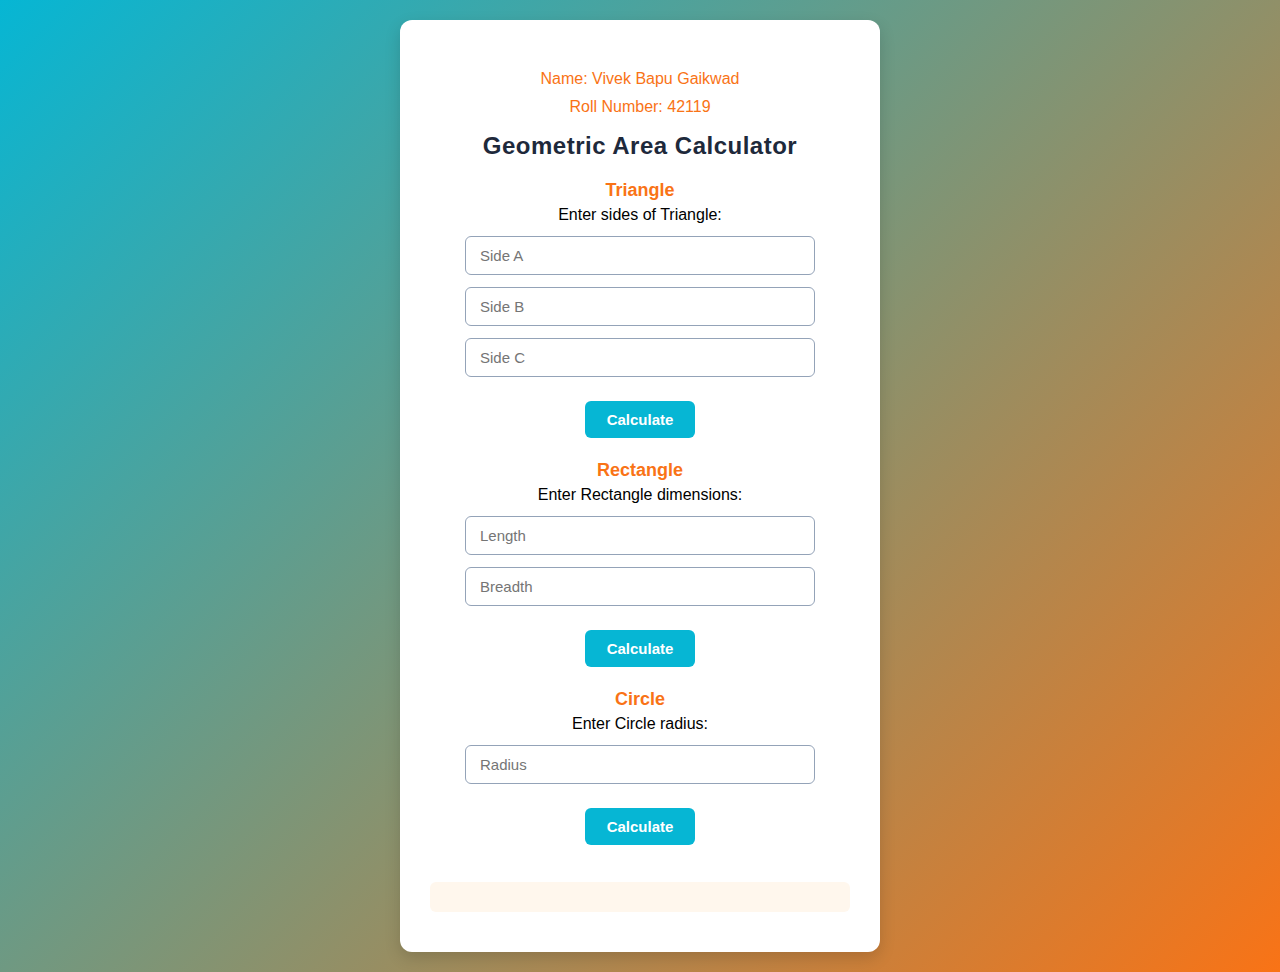
<file: Area Calculator/index.html>
<!DOCTYPE html>
<html lang="en">
<head>
  <meta charset="UTF-8">
  <meta name="viewport" content="width=device-width, initial-scale=1.0">
  <title>Area Calculator using JavaScript</title>
  <link rel="stylesheet" href="style.css">
</head>
<body>
  <div class="container">
    <div class="info">
      <h3>Name: Vivek Bapu Gaikwad</h3>
      <h3>Roll Number: 42119</h3>
    </div>
    <h1>Geometric Area Calculator</h1>

    <div class="shape-box">
      <h2>Triangle</h2>
      <label>Enter sides of Triangle:</label>
      <input type="number" id="sideA" placeholder="Side A">
      <input type="number" id="sideB" placeholder="Side B">
      <input type="number" id="sideC" placeholder="Side C">
      <button onclick="calculateTriangleArea()">Calculate</button>
    </div>

    <div class="shape-box">
      <h2>Rectangle</h2>
      <label>Enter Rectangle dimensions:</label>
      <input type="number" id="rectLength" placeholder="Length">
      <input type="number" id="rectBreadth" placeholder="Breadth">
      <button onclick="calculateRectangleArea()">Calculate</button>
    </div>

    <div class="shape-box">
      <h2>Circle</h2>
      <label>Enter Circle radius:</label>
      <input type="number" id="circleRadius" placeholder="Radius">
      <button onclick="calculateCircleArea()">Calculate</button>
    </div>

    <div id="result"></div>
  </div>
  <script src="script.js"></script>
</body>
</html>
</file>
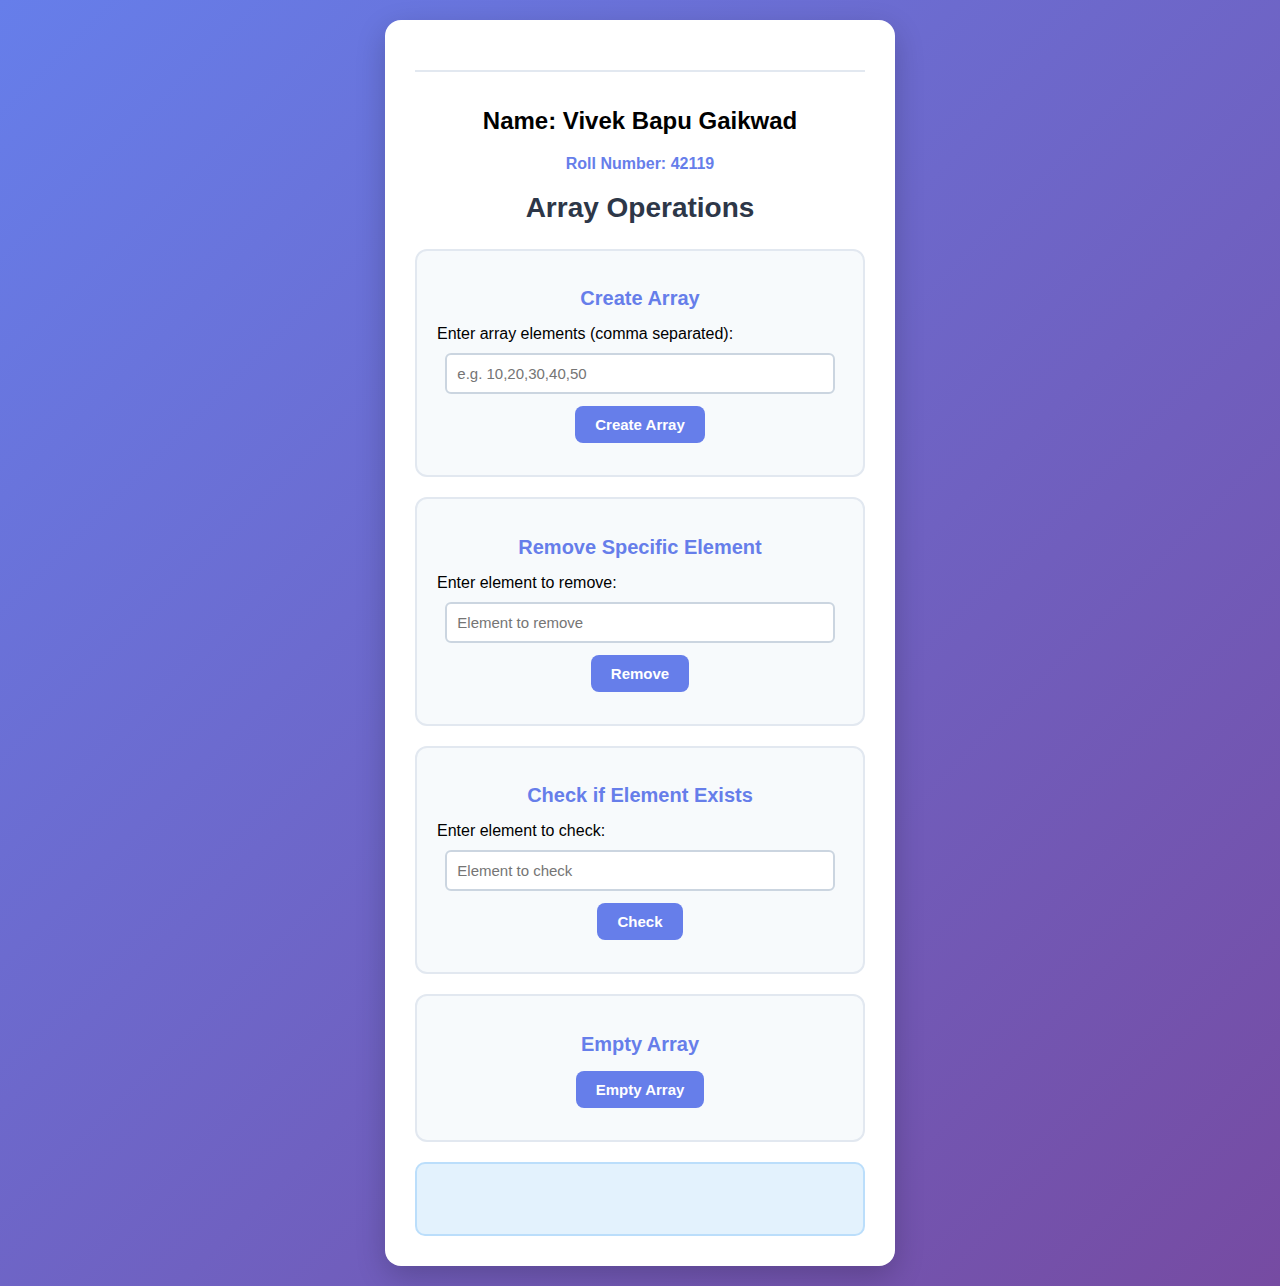
<file: Array Operations/index.html>
<!DOCTYPE html>
<html lang="en">
<head>
  <meta charset="UTF-8">
  <meta name="viewport" content="width=device-width, initial-scale=1.0">
  <title>Array Operations using JavaScript</title>
  <link rel="stylesheet" href="style.css">
</head>
<body>
  <div class="container">
    <div class="info">
      <h2>Name: Vivek Bapu Gaikwad</h2>
      <h3>Roll Number: 42119</h3>
    <h1>Array Operations</h1>

    <div class="shape-box">
      <h2>Create Array</h2>
      <label>Enter array elements (comma separated):</label>
      <input type="text" id="arrayInput" placeholder="e.g. 10,20,30,40,50">
      <button onclick="createArray()">Create Array</button>
    </div>

    <div class="shape-box">
      <h2>Remove Specific Element</h2>
      <label>Enter element to remove:</label>
      <input type="text" id="removeElement" placeholder="Element to remove">
      <button onclick="removeElement()">Remove</button>
    </div>

    <div class="shape-box">
      <h2>Check if Element Exists</h2>
      <label>Enter element to check:</label>
      <input type="text" id="checkElement" placeholder="Element to check">
      <button onclick="checkElement()">Check</button>
    </div>

    <div class="shape-box">
      <h2>Empty Array</h2>
      <button onclick="emptyArray()">Empty Array</button>
    </div>

    <div id="result"></div>

  </div>

  <script src="script.js"></script>
</body>
</html>
</file>
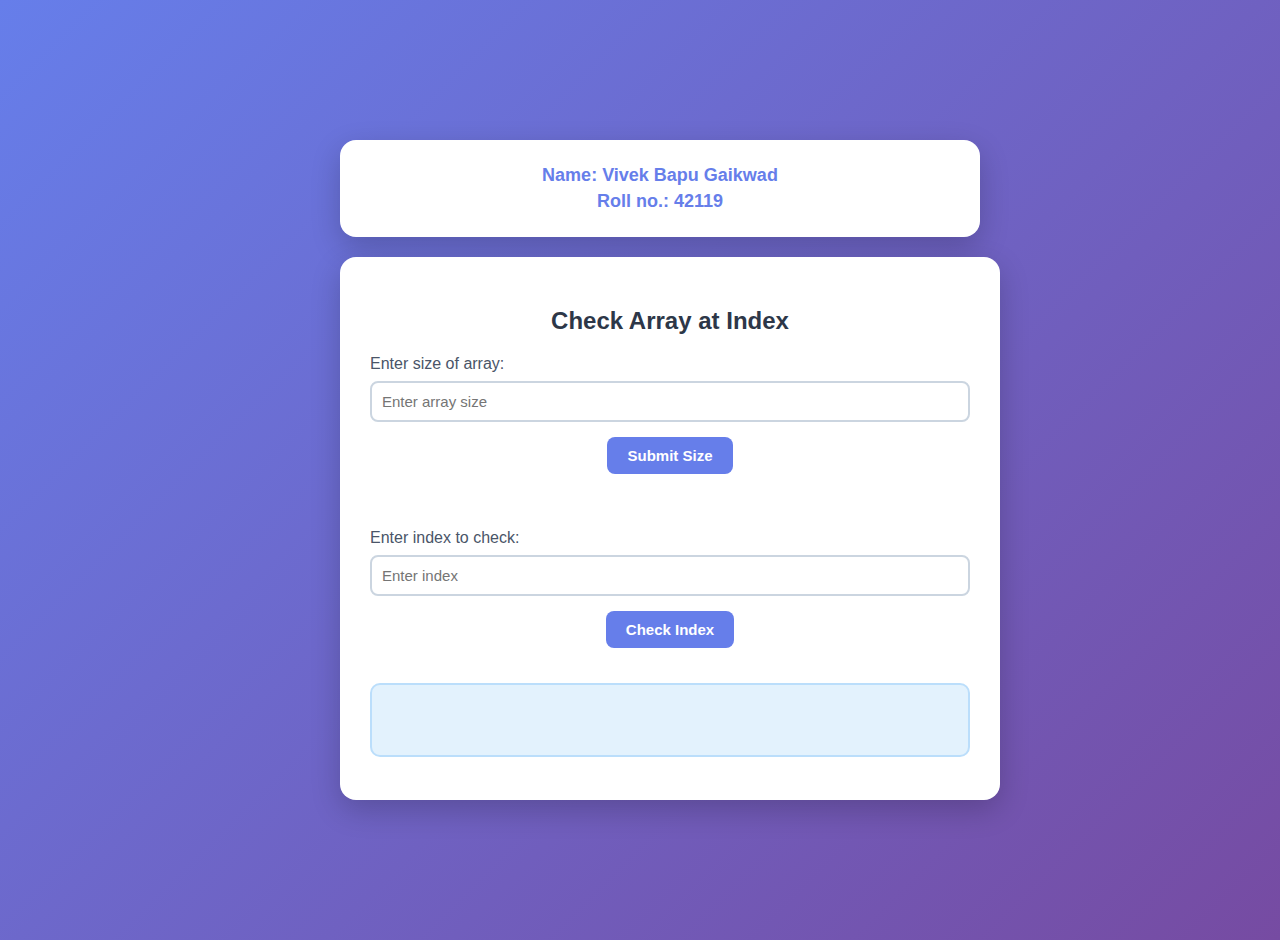
<file: Check Array at Index/index.html>
<!DOCTYPE html>
<html lang="en">
<head>
    <meta charset="UTF-8">
    <meta name="viewport" content="width=device-width, initial-scale=1.0">
    <title>Check Array at Index</title>
     <link rel="stylesheet" href="style.css">
</head>
<body>
    <div style="max-width: 600px; width: 100%;">
        <div class="user-info">
            <h2>Name: Vivek Bapu Gaikwad</h2>
            <h2>Roll no.: 42119</h2>
        </div>
        
        <div class="container">
            <h2>Check Array at Index</h2>
            
            <label>Enter size of array:</label>
            <input type="number" id="arraySize" min="1" placeholder="Enter array size">
            <button onclick="createInputs()">Submit Size</button>
            
            <div id="elementsInputs"></div>
            
            <button id="checkArrayBtn" style="display:none;" onclick="checkArray()">Check Array</button>
            
            <label>Enter index to check:</label>
            <input type="number" id="checkIndex" min="0" placeholder="Enter index">
            <button onclick="checkIndex()">Check Index</button>
            
            <pre id="result"></pre>
        </div>
    </div>

    <script src="script.js"></script>
</body>
</html>
</file>
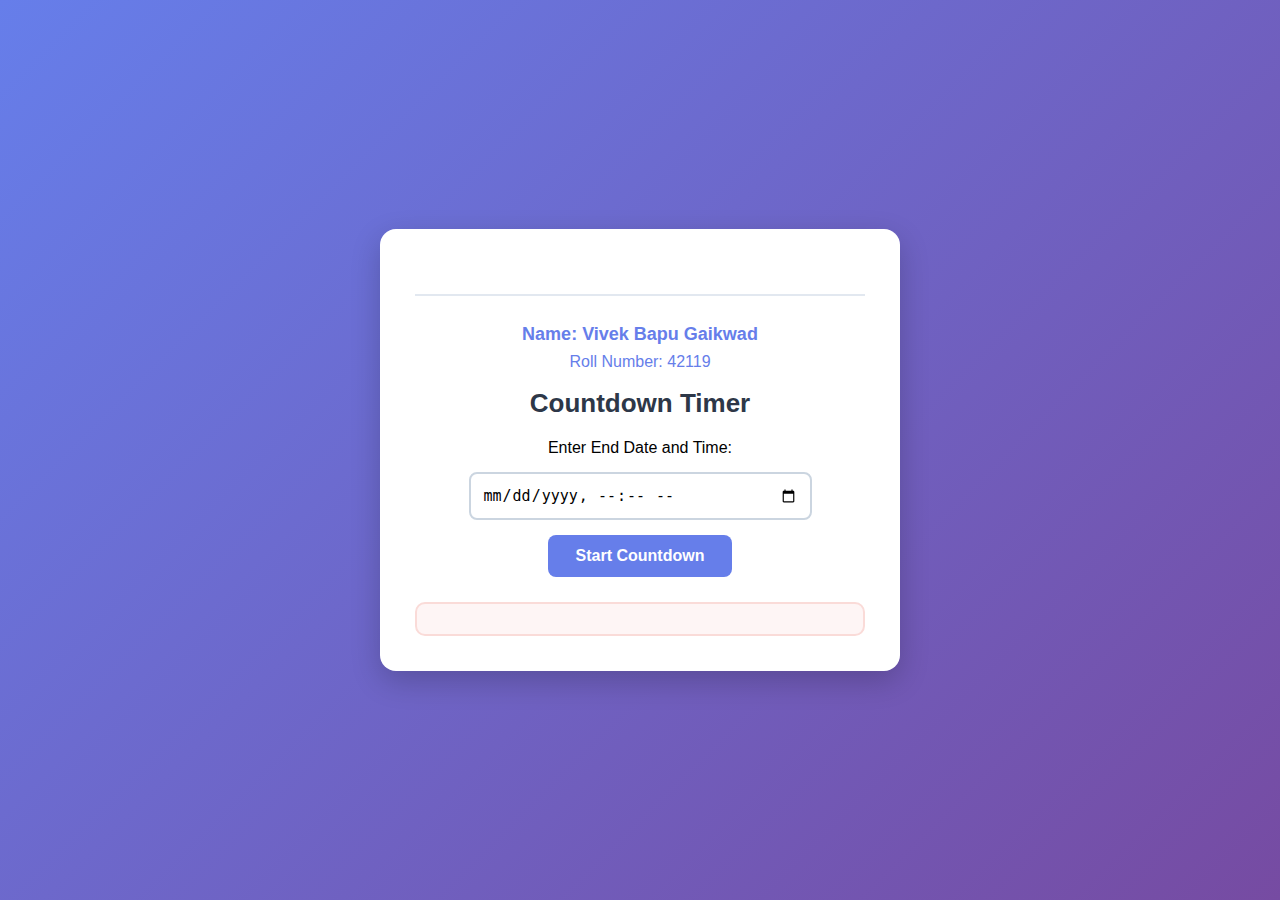
<file: Countdown Timer/index.html>
<!DOCTYPE html>
<html lang="en">
<head>
  <meta charset="UTF-8">
  <meta name="viewport" content="width=device-width, initial-scale=1.0">
  <title>Countdown Timer</title>
  <link rel="stylesheet" href="style.css">
</head>
<body>
  <div class="container">
    <div class="info">
      <h2>Name: Vivek Bapu Gaikwad</h2>
      <h3>Roll Number: 42119</h3>
    </div>
    <h1>Countdown Timer</h1>
    <label for="endDate">Enter End Date and Time:</label>
    <input type="datetime-local" id="endDate">
    <button onclick="startCountdown()">Start Countdown</button>
    <div id="countdown"></div>
  </div>
  <script src="script.js"></script>
</body>
</html>
</file>
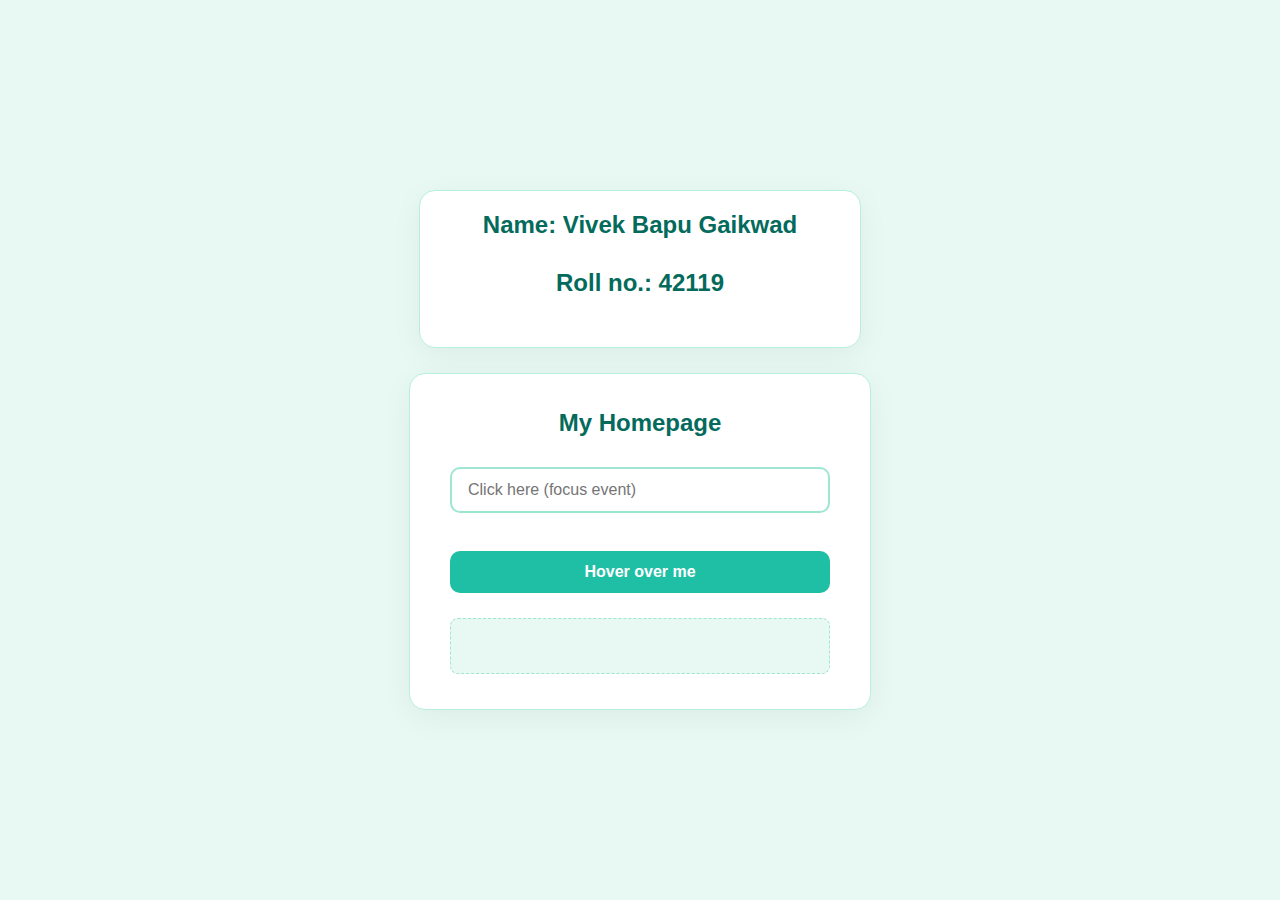
<file: Event Sample focus blur event/index.html>
<!DOCTYPE html>
<html lang="en">
<head>
  <meta charset="UTF-8">
  <title>Homepage - Event Example</title>
  <link rel="stylesheet" href="style.css">
</head>
<body>
  <div class="user-info">
    <h2>Name: Vivek Bapu Gaikwad</h2>
    <h2>Roll no.: 42119</h2>
  </div>
  <div class="container">
    <h2>My Homepage</h2>

    <input 
      type="text" 
      id="nameInput" 
      placeholder="Click here (focus event)" 
      onfocus="changeBgFocus()" 
      onblur="resetBg()"
    >
    <br><br>
    <button onmouseover="changeBgHover()" onmouseout="resetBg()">Hover over me</button>

    <div id="result"></div>
  </div>

  <script src="script.js"></script>
</body>
</html>
</file>
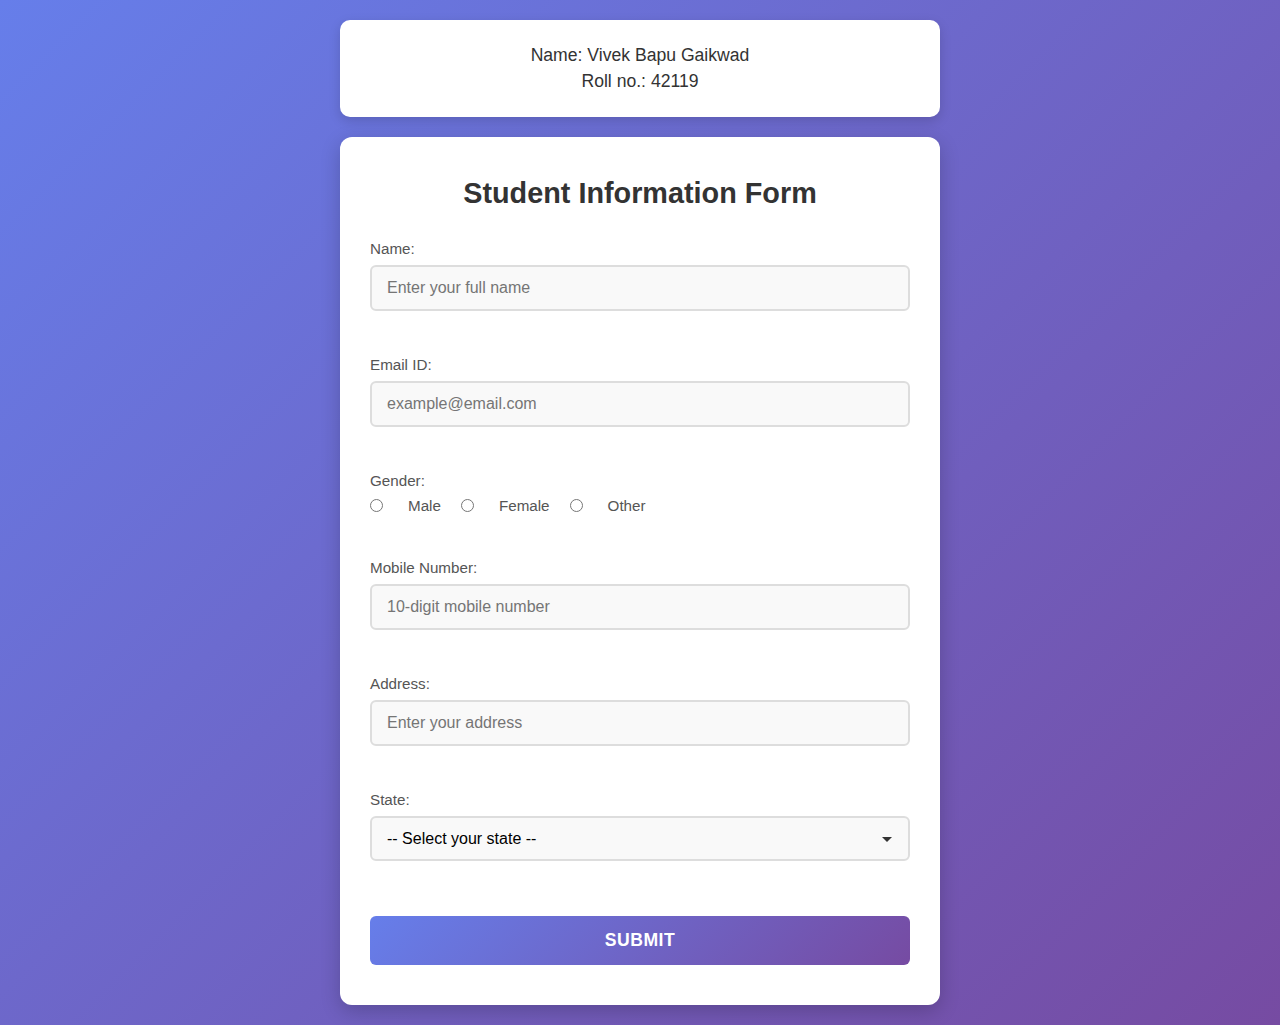
<file: Form/index.html>
<!DOCTYPE html>
<html lang="en">
<head>
    <meta charset="UTF-8">
    <meta name="viewport" content="width=device-width, initial-scale=1.0">
    <title>Student Information Form</title>
    <link rel="stylesheet" href="style.css">
</head>
<body>
    <div class="user-info">
        <h2>Name: Vivek Bapu Gaikwad</h2>
        <h2>Roll no.: 42119</h2>
    </div>
    
    <div class="container">
        <form id="studentForm" novalidate>
            <h1>Student Information Form</h1>
            
            <div class="form-group">
                <label for="name">Name:</label>
                <input type="text" id="name" name="name" placeholder="Enter your full name">
                <div class="error-message" id="nameError"></div>
            </div>
            
            <div class="form-group">
                <label for="email">Email ID:</label>
                <input type="email" id="email" name="email" placeholder="example@email.com">
                <div class="error-message" id="emailError"></div>
            </div>
            
            <div class="form-group">
                <label>Gender:</label>
                <div class="radio-group">
                    <input type="radio" id="male" name="gender" value="Male">
                    <label for="male">Male</label>
                    <input type="radio" id="female" name="gender" value="Female">
                    <label for="female">Female</label>
                    <input type="radio" id="other" name="gender" value="Other">
                    <label for="other">Other</label>
                </div>
                <div class="error-message" id="genderError"></div>
            </div>
            
            <div class="form-group">
                <label for="mobile">Mobile Number:</label>
                <input type="text" id="mobile" name="mobile" placeholder="10-digit mobile number">
                <div class="error-message" id="mobileError"></div>
            </div>
            
            <div class="form-group">
                <label for="address">Address:</label>
                <input type="text" id="address" name="address" placeholder="Enter your address">
                <div class="error-message" id="addressError"></div>
            </div>
            
            <div class="form-group">
                <label for="state">State:</label>
                <select id="state" name="state">
                    <option value="" selected disabled>-- Select your state --</option>
                    <option value="Goa">Goa</option>
                    <option value="Gujarat">Gujarat</option>
                    <option value="Karnataka">Karnataka</option>
                    <option value="Maharashtra">Maharashtra</option>
                    <option value="Rajasthan">Rajasthan</option>
                </select>
                <div class="error-message" id="stateError"></div>
            </div>
            
            <button type="submit">Submit</button>
        </form>
    </div>
    
    <script src="script.js"></script>
</body>
</html>
</file>
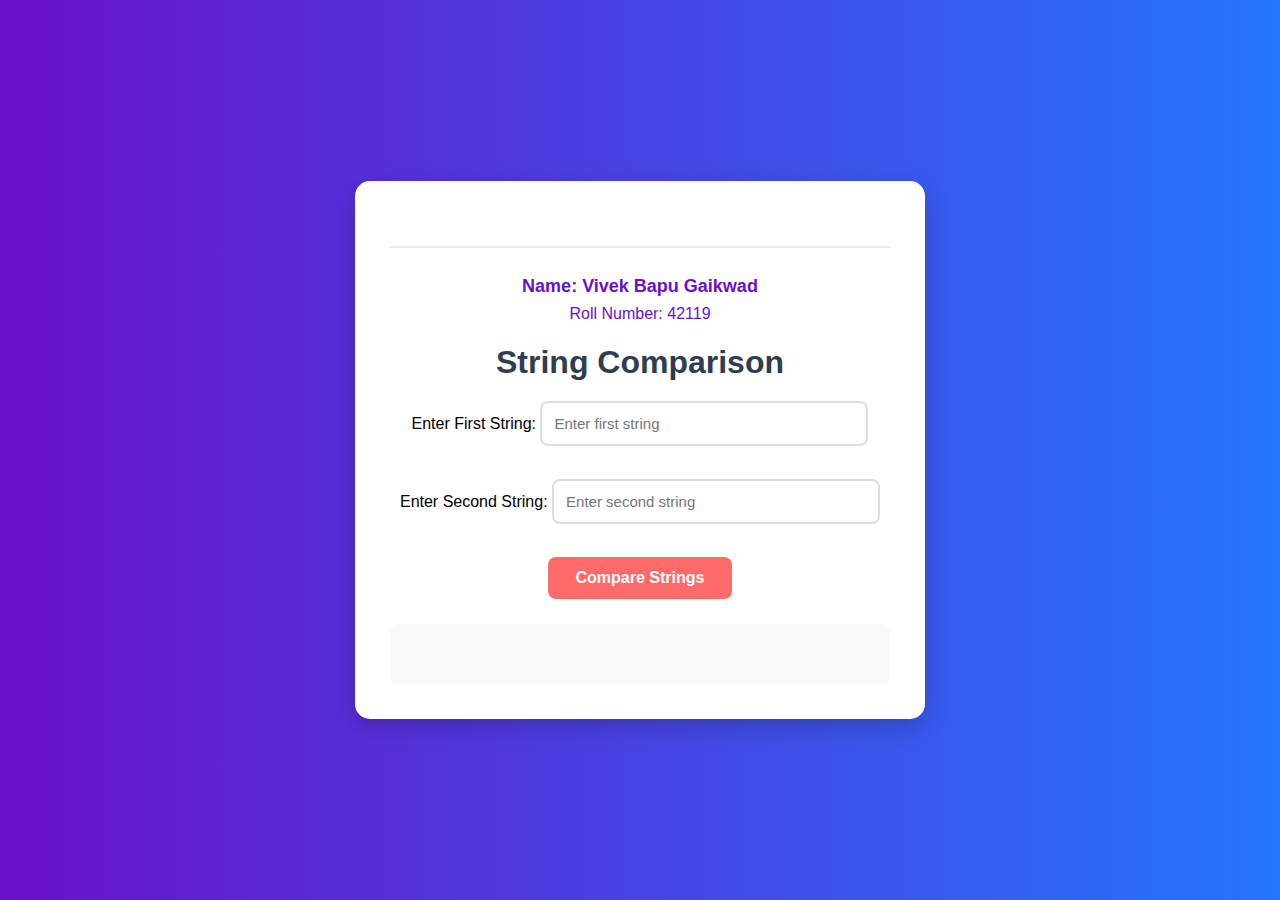
<file: String Comparision/index.html>
<!DOCTYPE html>
<html lang="en">
<head>
  <meta charset="UTF-8">
  <meta name="viewport" content="width=device-width, initial-scale=1.0">
  <title>String Comparison</title>
  <link rel="stylesheet" href="style.css">
</head>
<body>
  <div class="container">
    <div class="info">
      <h2>Name: Vivek Bapu Gaikwad</h2>
      <h3>Roll Number: 42119</h3>
    </div>
    <h1>String Comparison</h1>
    <label for="string1">Enter First String: </label>
    <input type="text" id="string1" placeholder="Enter first string"><br><br>
    <label for="string2">Enter Second String: </label>
    <input type="text" id="string2" placeholder="Enter second string"><br><br>
    <button onclick="compareStrings()">Compare Strings</button>
    <div id="comparisonResults"></div>
    
  </div>
  <script src="script.js"></script>
</body>
</html>
</file>
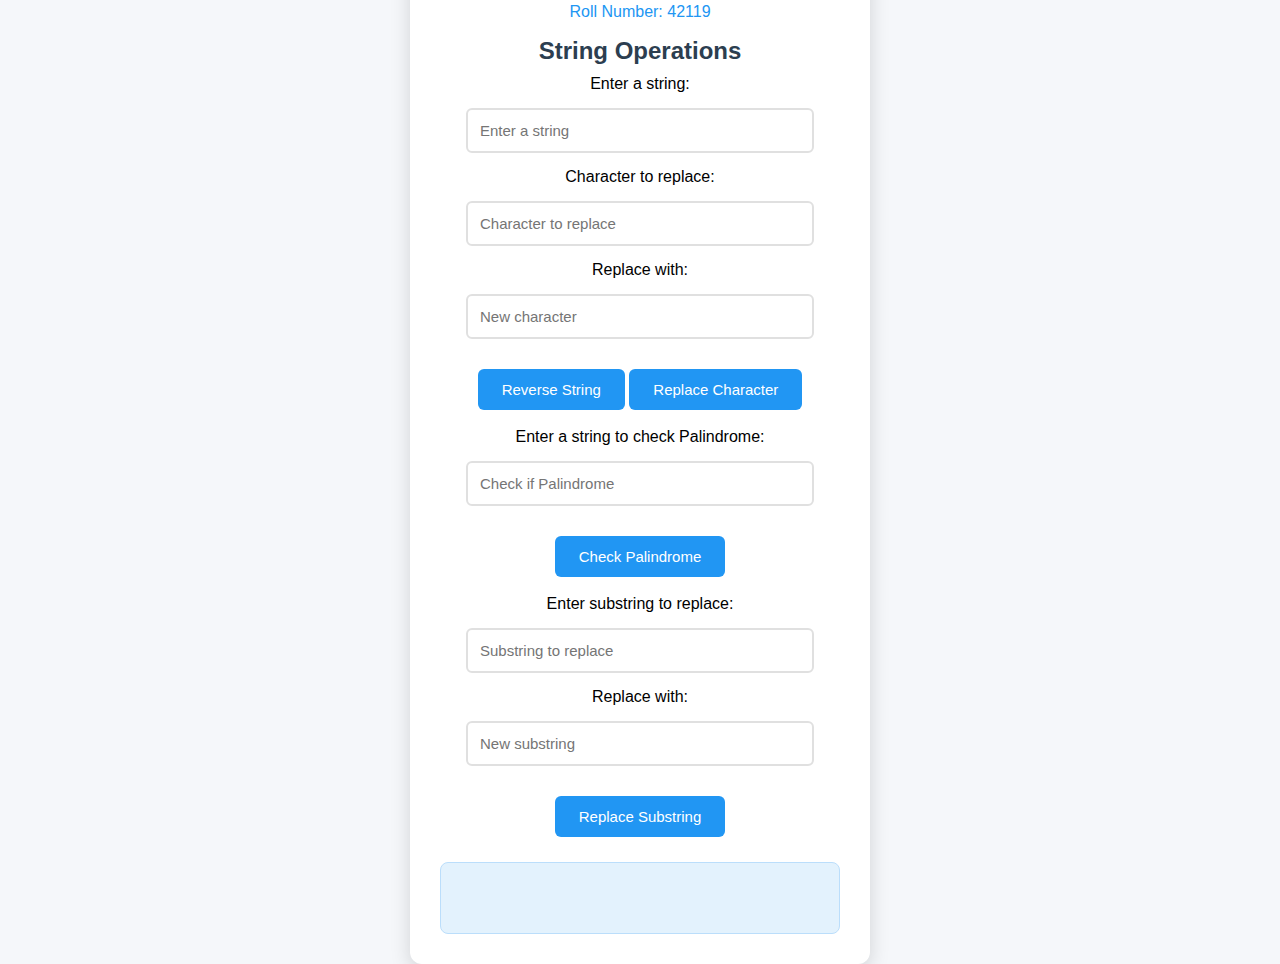
<file: String Operation/index.html>
<!DOCTYPE html>
<html lang="en">
<head>
  <meta charset="UTF-8">
  <meta name="viewport" content="width=device-width, initial-scale=1.0">
  <title>String Operations</title>
  <link rel="stylesheet" href="style.css">
</head>
<body>
  <div class="container">
     <div class="info">
      <h2>Name: Vivek Bapu Gaikwad</h2>
      <h3>Roll Number: 42119</h3>
    </div>
    <h1>String Operations</h1>

    <label for="stringInput">Enter a string:</label>
    <input type="text" id="stringInput" placeholder="Enter a string">

    <label for="replaceChar">Character to replace:</label>
    <input type="text" id="replaceChar" placeholder="Character to replace">

    <label for="replaceWith">Replace with:</label>
    <input type="text" id="replaceWith" placeholder="New character">

    <button onclick="reverseString()">Reverse String</button>
    <button onclick="replaceCharacter()">Replace Character</button>

    <br><br>
    <label for="palindromeInput">Enter a string to check Palindrome:</label>
    <input type="text" id="palindromeInput" placeholder="Check if Palindrome">
    <button onclick="checkPalindrome()">Check Palindrome</button>

    <br><br>
    <label for="substringInput">Enter substring to replace:</label>
    <input type="text" id="substringInput" placeholder="Substring to replace">

    <label for="replaceWithSubstring">Replace with:</label>
    <input type="text" id="replaceWithSubstring" placeholder="New substring">

    <button onclick="replaceSubstring()">Replace Substring</button>

    <div id="resultOutput"></div>

   
  </div>

  <script src="script.js"></script>
</body>
</html>
</file>
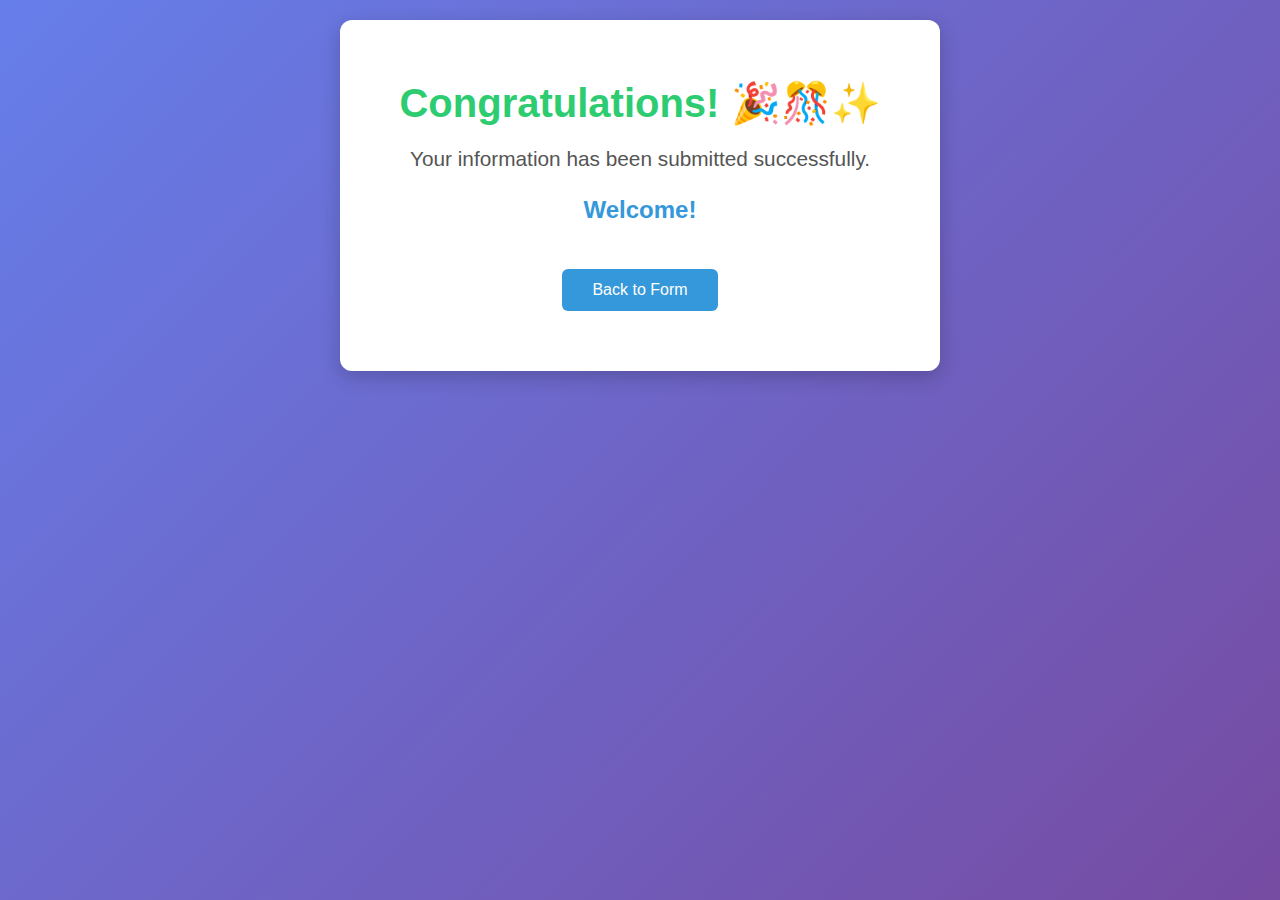
<file: Form/welcome.html>
<!DOCTYPE html>
<html lang="en">
<head>
    <meta charset="UTF-8">
    <meta name="viewport" content="width=device-width, initial-scale=1.0">
    <title>Welcome!</title>
    <link rel="stylesheet" href="style.css">
    <style>
        .welcome-container {
            text-align: center;
            padding: 60px 40px;
        }
        .welcome-container h1 {
            color: #2ecc71;
            font-size: 2.5rem;
            margin-bottom: 20px;
            animation: fadeIn 1s ease-in;
        }
        .welcome-container p {
            font-size: 1.3rem;
            color: #555;
            margin: 15px 0;
        }
        #welcomeMessage {
            font-size: 1.5rem;
            color: #3498db;
            font-weight: 600;
            margin-top: 25px;
        }
        @keyframes fadeIn {
            from { opacity: 0; transform: translateY(-20px); }
            to { opacity: 1; transform: translateY(0); }
        }
        .back-button {
            display: inline-block;
            margin-top: 30px;
            padding: 12px 30px;
            background-color: #3498db;
            color: white;
            text-decoration: none;
            border-radius: 6px;
            font-size: 1rem;
            transition: background-color 0.3s ease;
        }
        .back-button:hover {
            background-color: #2980b9;
        }
    </style>
</head>
<body>
    <div class="container welcome-container">
        <h1>Congratulations! 🎉🎊✨</h1>
        <p>Your information has been submitted successfully.</p>
        <p id="welcomeMessage"></p>
        <a href="index.html" class="back-button">Back to Form</a>
    </div>
    
    <script>
        document.addEventListener('DOMContentLoaded', () => {
            const studentData = JSON.parse(sessionStorage.getItem('studentData'));
            if (studentData && studentData.name) {
                document.getElementById('welcomeMessage').textContent = `Welcome, ${studentData.name}!`;
            } else {
                document.getElementById('welcomeMessage').textContent = 'Welcome!';
            }
        });
    </script>
</body>
</html>
</file>
<file: Area Calculator/style.css>
body {
  font-family: Arial, sans-serif;
  background: linear-gradient(135deg, #06b6d4 0%, #f97316 100%);
  display: flex;
  justify-content: center;
  align-items: center;
  min-height: 100vh;
  margin: 0;
  padding: 20px;
}

.container {
  background-color: #ffffff;
  padding: 40px 30px;
  border-radius: 12px;
  box-shadow: 0px 6px 16px rgba(0, 0, 0, 0.15);
  text-align: center;
  width: 100%;
  max-width: 420px;
}

h1 {
  color: #1e293b;
  margin-bottom: 20px;
  font-size: 24px;
  letter-spacing: 0.5px;
}

input {
  display: block;
  width: 80%;
  max-width: 320px;
  margin: 12px auto;
  padding: 10px 14px;
  border: 1px solid #94a3b8;
  border-radius: 6px;
  font-size: 15px;
  transition: border-color 0.2s ease, box-shadow 0.2s ease;
}

input:focus {
  outline: none;
  border-color: #06b6d4;
  box-shadow: 0 0 5px rgba(6, 182, 212, 0.4);
}

button {
  padding: 10px 22px;
  margin: 12px 6px;
  background-color: #06b6d4;
  color: white;
  border: none;
  border-radius: 6px;
  cursor: pointer;
  font-size: 15px;
  font-weight: 600;
  transition: background-color 0.3s ease, transform 0.1s ease;
}

button:hover {
  background-color: #0ea5e9;
  transform: translateY(-2px);
}

button:active {
  transform: translateY(0);
}

#result {
  margin-top: 25px;
  color: #1e293b;
  background-color: #fff7ed;
  padding: 15px;
  border-radius: 6px;
  font-size: 15px;
  line-height: 1.5;
}

h2, h3 {
  margin: 10px 0 5px;
  color: #f97316;
  font-weight: 600;
}

h2 {
  font-size: 18px;
}

h3 {
  font-size: 16px;
  font-weight: 500;
}
</file>
<file: Array Operations/style.css>
body {
  font-family: 'Segoe UI', Tahoma, sans-serif;
  background: linear-gradient(135deg, #667eea 0%, #764ba2 100%);
  display: flex;
  justify-content: center;
  align-items: center;
  min-height: 100vh;
  margin: 0;
  padding: 20px;
}

.container {
  background-color: white;
  padding: 30px;
  border-radius: 16px;
  box-shadow: 0px 10px 30px rgba(0, 0, 0, 0.2);
  text-align: center;
  width: 450px;
  max-width: 100%;
}

h1 {
  margin-bottom: 25px;
  color: #2d3748;
  font-size: 28px;
}

.shape-box {
  background-color: #f7fafc;
  border: 2px solid #e2e8f0;
  border-radius: 12px;
  padding: 20px;
  margin-bottom: 20px;
  text-align: left;
  transition: transform 0.2s, box-shadow 0.2s;
}

.shape-box:hover {
  transform: translateY(-2px);
  box-shadow: 0px 4px 12px rgba(102, 126, 234, 0.15);
}

.shape-box h2 {
  text-align: center;
  color: #667eea;
  font-size: 20px;
  margin-bottom: 15px;
}

input {
  display: block;
  width: 90%;
  margin: 10px auto;
  padding: 10px;
  border: 2px solid #cbd5e0;
  border-radius: 6px;
  font-size: 15px;
  transition: border-color 0.3s;
}

input:focus {
  outline: none;
  border-color: #667eea;
}

button {
  display: block;
  margin: 12px auto;
  padding: 10px 20px;
  background-color: #667eea;
  color: white;
  border: none;
  border-radius: 8px;
  cursor: pointer;
  font-size: 15px;
  font-weight: 600;
  transition: background-color 0.3s, transform 0.2s;
}

button:hover {
  background-color: #5568d3;
  transform: translateY(-2px);
}

#result {
  margin-top: 20px;
  color: #2d3748;
  background-color: #e3f2fd;
  padding: 15px;
  border-radius: 10px;
  min-height: 40px;
  border: 2px solid #bbdefb;
  font-weight: 500;
}

.info {
  margin-top: 20px;
  padding-top: 15px;
  border-top: 2px solid #e2e8f0;
}

.info h3 {
  margin: 5px;
  color: #667eea;
  font-size: 16px;
}
</file>
<file: Check Array at Index/style.css>
body {
            font-family: 'Segoe UI', Tahoma, sans-serif;
            background: linear-gradient(135deg, #667eea 0%, #764ba2 100%);
            display: flex;
            justify-content: center;
            align-items: center;
            min-height: 100vh;
            margin: 0;
            padding: 20px;
        }

        .container {
            background-color: white;
            padding: 30px;
            border-radius: 16px;
            box-shadow: 0px 10px 30px rgba(0, 0, 0, 0.2);
            text-align: center;
            max-width: 600px;
            width: 100%;
        }

        h2 {
            color: #2d3748;
            margin-bottom: 20px;
            font-size: 24px;
        }

        label {
            display: block;
            color: #4a5568;
            font-weight: 500;
            margin: 15px 0 8px;
            text-align: left;
        }

        input[type="number"],
        input[type="text"] {
            width: 100%;
            padding: 10px;
            border: 2px solid #cbd5e0;
            border-radius: 8px;
            font-size: 15px;
            box-sizing: border-box;
            transition: border-color 0.3s;
        }

        input:focus {
            outline: none;
            border-color: #667eea;
        }

        .array-element {
            margin-bottom: 10px;
        }

        button {
            margin: 15px 5px;
            padding: 10px 20px;
            background-color: #667eea;
            color: white;
            border: none;
            border-radius: 8px;
            cursor: pointer;
            font-size: 15px;
            font-weight: 600;
            transition: background-color 0.3s, transform 0.2s;
        }

        button:hover {
            background-color: #5568d3;
            transform: translateY(-2px);
        }

        #elementsInputs {
            margin: 20px 0;
            max-height: 300px;
            overflow-y: auto;
        }

        #result {
            margin-top: 20px;
            color: #2d3748;
            background-color: #e3f2fd;
            padding: 15px;
            border-radius: 10px;
            min-height: 40px;
            border: 2px solid #bbdefb;
            text-align: left;
            white-space: pre-wrap;
            word-wrap: break-word;
        }

        .user-info {
            background-color: white;
            padding: 20px;
            border-radius: 16px;
            box-shadow: 0px 10px 30px rgba(0, 0, 0, 0.2);
            margin-bottom: 20px;
            text-align: center;
            max-width: 600px;
            width: 100%;
        }

        .user-info h2 {
            margin: 5px;
            color: #667eea;
            font-size: 18px;
        }
</file>
<file: Countdown Timer/style.css>
body {
  font-family: 'Segoe UI', Tahoma, sans-serif;
  display: flex;
  justify-content: center;
  align-items: center;
  height: 100vh;
  margin: 0;
  background: linear-gradient(135deg, #667eea 0%, #764ba2 100%);
}

.container {
  text-align: center;
  background-color: #ffffff;
  padding: 35px;
  border-radius: 16px;
  box-shadow: 0 10px 30px rgba(0, 0, 0, 0.2);
  max-width: 450px;
  width: 90%;
}

h1 {
  color: #2d3748;
  font-size: 26px;
  margin-bottom: 20px;
}

#countdown {
  font-size: 28px;
  margin-top: 25px;
  color: #e74c3c;
  font-weight: 700;
  padding: 15px;
  background-color: #fef5f5;
  border-radius: 10px;
  border: 2px solid #fadbd8;
}

.info {
  margin-top: 30px;
  padding-top: 20px;
  border-top: 2px solid #e2e8f0;
}

h2,
h3 {
  margin: 8px;
  color: #667eea;
}

h2 {
  font-size: 18px;
  font-weight: 600;
}

h3 {
  font-size: 16px;
  font-weight: 500;
}

input[type="datetime-local"] {
  padding: 12px;
  margin: 15px;
  border: 2px solid #cbd5e0;
  border-radius: 8px;
  font-size: 15px;
  width: 70%;
  transition: border-color 0.3s;
}

input[type="datetime-local"]:focus {
  outline: none;
  border-color: #667eea;
}

button {
  padding: 12px 28px;
  background-color: #667eea;
  color: white;
  border: none;
  border-radius: 8px;
  cursor: pointer;
  font-size: 16px;
  font-weight: 600;
  transition: background-color 0.3s, transform 0.2s;
}

button:hover {
  background-color: #5568d3;
  transform: translateY(-2px);
}
</file>
<file: Event Sample focus blur event/style.css>
body {
  font-family: 'Manrope', sans-serif;
  /* A very light, soft background */
  background-color: #e8f9f3; /* Light mint background */
  color: #1b4d3e; /* Deep teal text */
  display: flex;
  flex-direction: column;
  justify-content: center;
  align-items: center;
  min-height: 100vh;
  margin: 0;
  padding: 20px;
  box-sizing: border-box;
}

/* --- Containers --- */
.container, .user-info {
  background: #ffffff;
  padding: 35px 40px;
  border-radius: 16px;
  box-shadow: 0 8px 32px rgba(0, 0, 0, 0.05);
  border: 1px solid #b5efe0; /* Soft mint border */
  width: 100%;
  max-width: 380px;
  text-align: center;
}

.user-info {
  margin-bottom: 25px;
  padding: 20px 30px;
}

/* --- Heading --- */
h2 {
  color: #046b5c; /* Deep teal heading */
  margin-top: 0;
  margin-bottom: 30px;
  font-weight: 600;
}

/* --- Input Field --- */
input {
  font-family: 'Manrope', sans-serif;
  font-size: 1rem;
  padding: 12px 16px;
  width: 100%;
  margin-bottom: 20px;
  border: 2px solid #9ee6d1; /* Light teal border */
  border-radius: 10px;
  box-sizing: border-box;
  background-color: #ffffff;
  transition: border-color 0.3s ease, box-shadow 0.3s ease;
}

input:focus {
  outline: none;
  border-color: #1fbfa5; /* Muted teal accent */
  box-shadow: 0 0 0 4px rgba(31, 191, 165, 0.15);
}

/* --- Button --- */
button {
  font-family: 'Manrope', sans-serif;
  font-weight: 600;
  font-size: 1rem;
  padding: 12px 20px;
  width: 100%;
  background-color: #1fbfa5; /* Soft teal base */
  border: none;
  border-radius: 10px;
  color: #ffffff;
  cursor: pointer;
  transition: background-color 0.3s ease;
}

button:hover {
  background-color: #148c78; /* Darker teal on hover */
}

button:active {
  background-color: #7ae2c6; /* Lighter teal when clicked */
}

/* --- Result Display Area --- */
#result {
  margin-top: 25px;
  padding: 15px;
  font-size: 1rem;
  font-weight: 500;
  border-radius: 8px;
  min-height: 24px;
  color: #046b5c; /* Deep teal text */
  background-color: #e8f9f3; /* Matching mint background */
  border: 1px dashed #9ee6d1; /* Light teal dashed border */
}
</file>
<file: Form/style.css>
/* Global Styles */
* {
    margin: 0;
    padding: 0;
    box-sizing: border-box;
}

body {
    font-family: 'Segoe UI', Tahoma, Geneva, Verdana, sans-serif;
    background: linear-gradient(135deg, #667eea 0%, #764ba2 100%);
    min-height: 100vh;
    padding: 20px;
    display: flex;
    flex-direction: column;
    align-items: center;
}

/* User Info Section */
.user-info {
    background-color: white;
    padding: 20px 30px;
    border-radius: 10px;
    box-shadow: 0 4px 12px rgba(0, 0, 0, 0.15);
    margin-bottom: 20px;
    text-align: center;
    max-width: 600px;
    width: 100%;
}

.user-info h2 {
    color: #333;
    font-size: 1.1rem;
    margin: 5px 0;
    font-weight: 500;
}

/* Container */
.container {
    background-color: white;
    padding: 40px 30px;
    border-radius: 12px;
    box-shadow: 0 6px 20px rgba(0, 0, 0, 0.2);
    max-width: 600px;
    width: 100%;
}

/* Form Heading */
h1 {
    text-align: center;
    color: #333;
    margin-bottom: 30px;
    font-size: 1.8rem;
    font-weight: 600;
}

/* Form Groups */
.form-group {
    margin-bottom: 20px;
}

.form-group label {
    display: block;
    margin-bottom: 8px;
    color: #555;
    font-weight: 500;
    font-size: 0.95rem;
}

/* Input Fields */
input[type="text"],
input[type="email"],
select {
    width: 100%;
    padding: 12px 15px;
    border: 2px solid #ddd;
    border-radius: 6px;
    font-size: 1rem;
    transition: all 0.3s ease;
    background-color: #f9f9f9;
}

input[type="text"]:focus,
input[type="email"]:focus,
select:focus {
    outline: none;
    border-color: #667eea;
    background-color: white;
    box-shadow: 0 0 0 3px rgba(102, 126, 234, 0.1);
}

/* Error State */
input.error,
select.error {
    border-color: #e74c3c;
    background-color: #ffe6e6;
}

input.error:focus,
select.error:focus {
    border-color: #e74c3c;
    box-shadow: 0 0 0 3px rgba(231, 76, 60, 0.1);
}

/* Error Messages */
.error-message {
    color: #e74c3c;
    font-size: 0.85rem;
    margin-top: 5px;
    min-height: 20px;
    font-weight: 500;
}

/* Radio Buttons */
.radio-group {
    display: flex;
    gap: 20px;
    flex-wrap: wrap;
    margin-top: 8px;
}

.radio-group input[type="radio"] {
    width: auto;
    margin-right: 5px;
    cursor: pointer;
}

.radio-group label {
    display: inline-flex;
    align-items: center;
    margin-bottom: 0;
    cursor: pointer;
    font-weight: normal;
}

/* Select Dropdown */
select {
    cursor: pointer;
    appearance: none;
    background-image: url("data:image/svg+xml,%3Csvg xmlns='http://www.w3.org/2000/svg' width='12' height='12' viewBox='0 0 12 12'%3E%3Cpath fill='%23333' d='M6 9L1 4h10z'/%3E%3C/svg%3E");
    background-repeat: no-repeat;
    background-position: right 15px center;
    padding-right: 40px;
}

/* Submit Button */
button[type="submit"] {
    width: 100%;
    padding: 14px;
    background: linear-gradient(135deg, #667eea 0%, #764ba2 100%);
    color: white;
    border: none;
    border-radius: 6px;
    font-size: 1.1rem;
    font-weight: 600;
    cursor: pointer;
    transition: all 0.3s ease;
    margin-top: 10px;
    text-transform: uppercase;
    letter-spacing: 0.5px;
}

button[type="submit"]:hover {
    transform: translateY(-2px);
    box-shadow: 0 6px 20px rgba(102, 126, 234, 0.4);
}

button[type="submit"]:active {
    transform: translateY(0);
}

/* Responsive Design */
@media (max-width: 600px) {
    .container {
        padding: 30px 20px;
    }
    
    h1 {
        font-size: 1.5rem;
    }
    
    .radio-group {
        flex-direction: column;
        gap: 10px;
    }
    
    .user-info {
        padding: 15px 20px;
    }
    
    .user-info h2 {
        font-size: 1rem;
    }
}
</file>
<file: String Comparision/style.css>
body {
  font-family: 'Arial', sans-serif;
  background: linear-gradient(to right, #6a11cb, #2575fc);
  margin: 0;
  padding: 0;
  display: flex;
  justify-content: center;
  align-items: center;
  height: 100vh;
}

.container {
  text-align: center;
  background-color: #fff;
  padding: 35px;
  border-radius: 15px;
  box-shadow: 0px 8px 25px rgba(0, 0, 0, 0.2);
  max-width: 500px;
  width: 90%;
}

input[type="text"] {
  padding: 12px;
  width: 60%;
  margin-bottom: 15px;
  border: 2px solid #ddd;
  border-radius: 8px;
  font-size: 15px;
  transition: border-color 0.3s;
}

input[type="text"]:focus {
  outline: none;
  border-color: #2575fc;
}

button {
  padding: 12px 28px;
  background-color: #ff6b6b;
  color: white;
  border: none;
  border-radius: 8px;
  cursor: pointer;
  font-size: 16px;
  font-weight: 600;
  transition: background-color 0.3s, transform 0.2s;
}

button:hover {
  background-color: #ee5a52;
  transform: translateY(-2px);
}

#comparisonResults {
  margin-top: 25px;
  font-size: 18px;
  color: #333;
  padding: 15px;
  background-color: #f8f9fa;
  border-radius: 8px;
  min-height: 30px;
}

.info {
  margin-top: 30px;
  padding-top: 20px;
  border-top: 2px solid #e9ecef;
}

h1 {
  color: #2c3e50;
  margin-bottom: 20px;
}

h2,
h3 {
  margin: 8px;
  color: #6a11cb;
}

h2 {
  font-size: 18px;
  font-weight: 600;
}

h3 {
  font-size: 16px;
  font-weight: 500;
}
</file>
<file: String Operation/style.css>
body {
  font-family: 'Segoe UI', Tahoma, sans-serif;
  background-color: #f5f7fa;
  display: flex;
  justify-content: center;
  align-items: center;
  height: 100vh;
  margin: 0;
}

.container {
  background-color: white;
  padding: 30px;
  border-radius: 12px;
  box-shadow: 0px 6px 20px rgba(0, 0, 0, 0.15);
  text-align: center;
  width: 400px;
}

input {
  display: block;
  margin: 15px auto;
  padding: 12px;
  border: 2px solid #e0e0e0;
  border-radius: 6px;
  width: 80%;
  font-size: 15px;
  transition: border-color 0.3s;
}

input:focus {
  outline: none;
  border-color: #2196f3;
}

button {
  padding: 12px 24px;
  margin-top: 15px;
  background-color: #2196f3;
  color: white;
  border: none;
  border-radius: 6px;
  cursor: pointer;
  font-size: 15px;
  font-weight: 500;
  transition: background-color 0.3s;
}

button:hover {
  background-color: #1976d2;
}

h1 {
  color: #2c3e50;
  font-size: 24px;
  margin-bottom: 10px;
}

#resultOutput {
  margin-top: 25px;
  background-color: #e3f2fd;
  padding: 15px;
  border-radius: 8px;
  color: #1565c0;
  border: 1px solid #bbdefb;
  min-height: 40px;
}

h2, h3 {
  margin: 8px;
  color: #2196f3;
}

h2 {
  font-size: 18px;
}

h3 {
  font-size: 16px;
  font-weight: normal;
}
</file>
